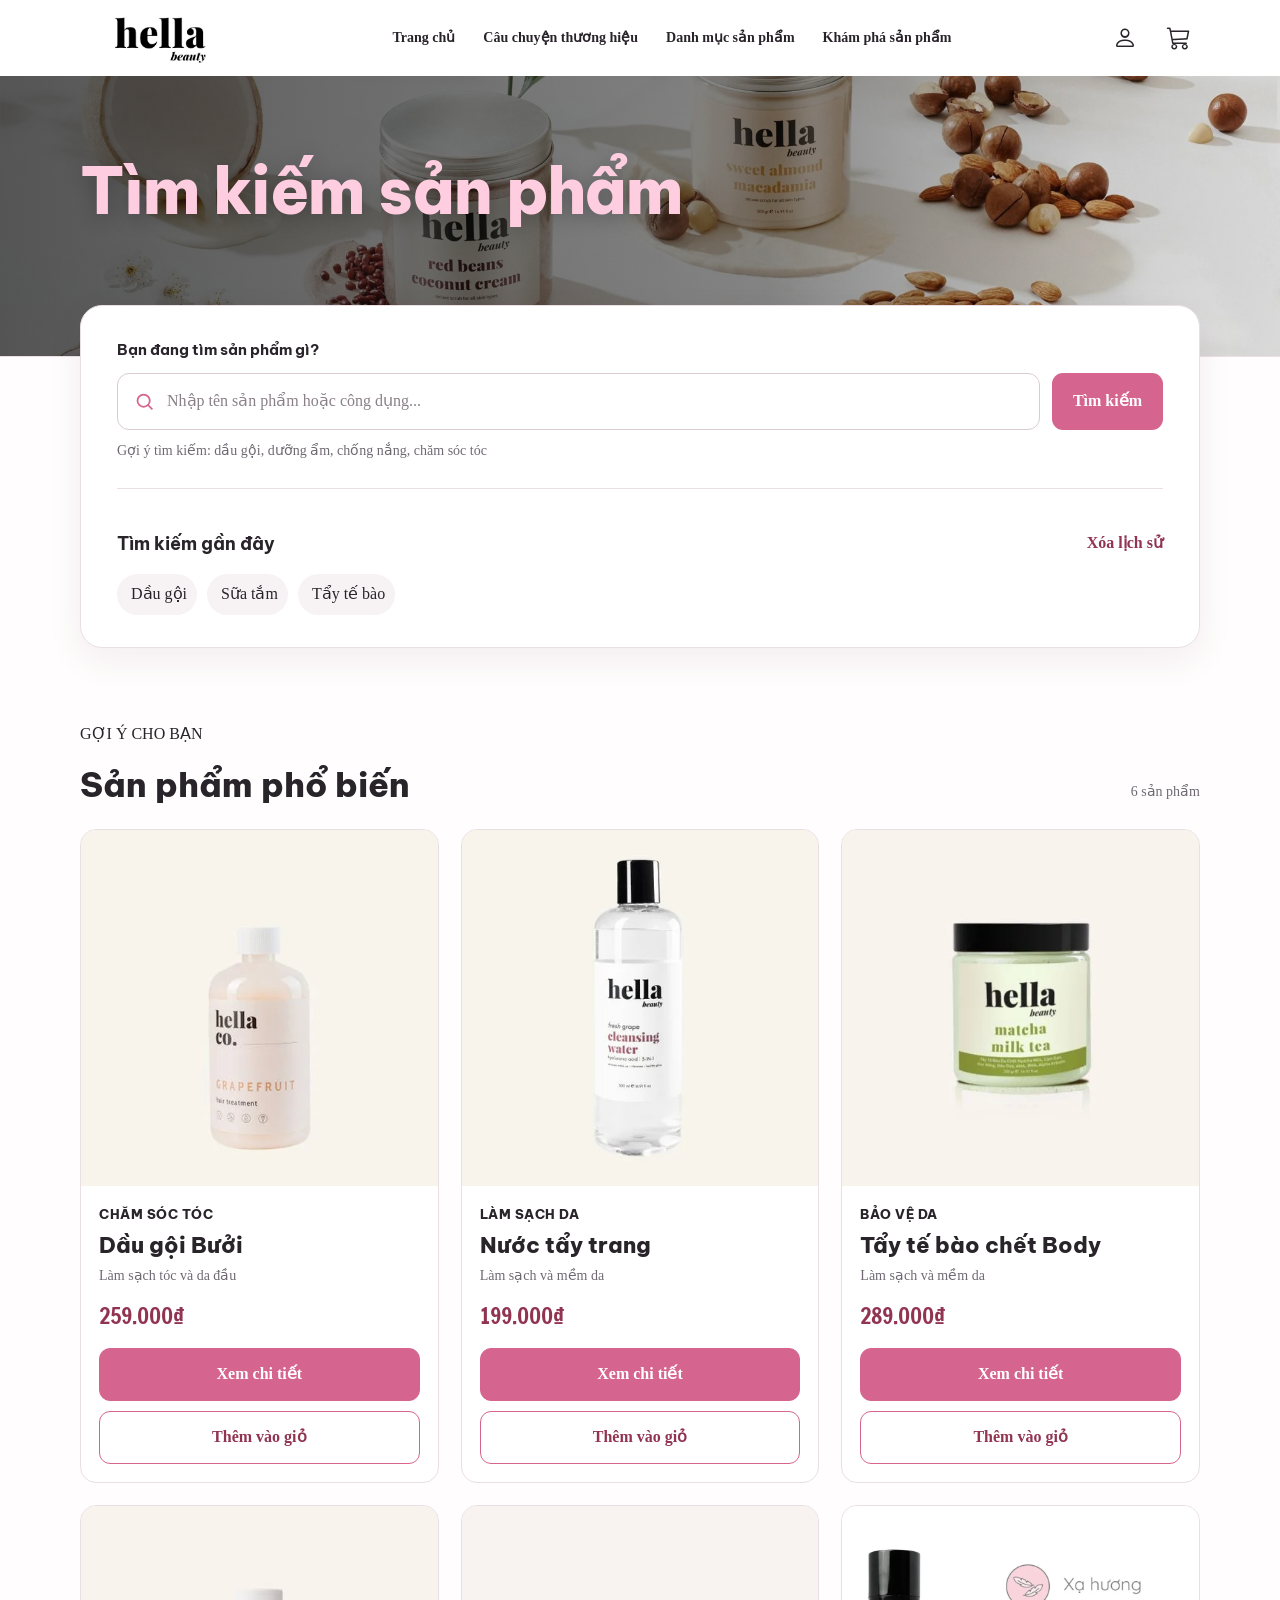
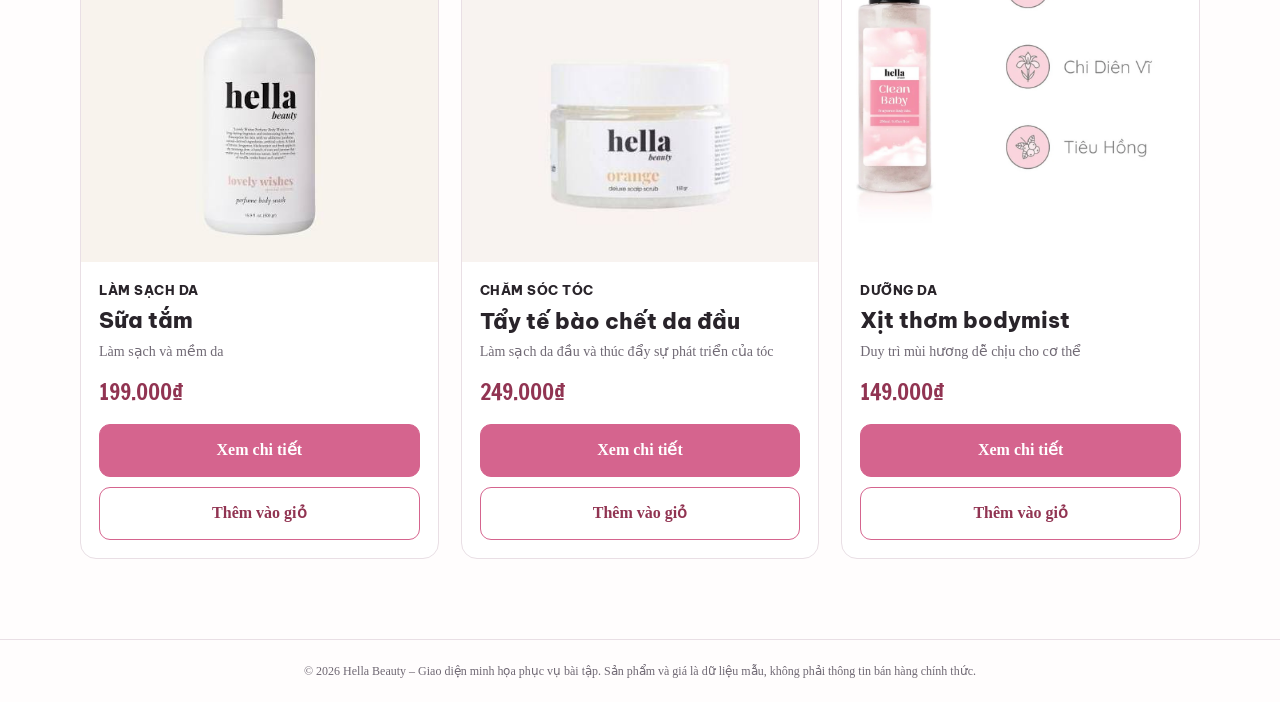
<file: index.html>
﻿<!DOCTYPE html>
<html lang="vi">

<head>
  <meta charset="UTF-8">
  <meta name="viewport" content="width=device-width, initial-scale=1.0">
  <meta name="description" content="Giao diện tìm kiếm và khám phá sản phẩm mỹ phẩm – bản demo HTML5, CSS3 và JavaScript thuần.">
  <title>Tìm kiếm sản phẩm | Hella Beauty Demo</title>
  <link rel="stylesheet" href="css/styles.css">
  <link rel="stylesheet" href="https://cdn.jsdelivr.net/npm/bootstrap-icons@1.13.2/font/bootstrap-icons.min.css">

  <link rel="preconnect" href="https://fonts.googleapis.com">
  <link rel="preconnect" href="https://fonts.gstatic.com" crossorigin>
  <link href="https://fonts.googleapis.com/css2?family=Be+Vietnam+Pro:ital,wght@0,100;0,200;0,300;0,400;0,500;0,600;0,700;0,800;0,900;1,100;1,200;1,300;1,400;1,500;1,600;1,700;1,800;1,900&family=Francois+One&family=Playfair:ital,opsz,wght@0,5..1200,300..900;1,5..1200,300..900&display=swap" rel="stylesheet">
</head>
<script async src="https://www.googletagmanager.com/gtag/js?id=G-YVR5LSJ7M1"></script>
<script>
  window.dataLayer = window.dataLayer || [];
  function gtag(){dataLayer.push(arguments);}
  gtag('js', new Date());

  gtag('config', 'G-YVR5LSJ7M1');
</script>

<body>
  <header class="site-header">
    <div class="container header-inner">
      <a class="brand" href="index.html" aria-label="Hella Beauty - Trang chủ">
        <img src="image/hella.png" alt="Logo Hella Beauty" class="brand-logo">
      </a>

      <!-- Các mục điều hướng ở giữa -->
      <nav class="main-nav" aria-label="Điều hướng chính">
        <a href="#trang-chu.html"> Trang chủ</a>
        <a href="#cau-chuyen.html">Câu chuyện thương hiệu</a>
        <a href="#danh-muc-san-pham.html">Danh mục sản phẩm</a>
        <a href="#san-pham">Khám phá sản phẩm</a>
      </nav>

      <!-- Biểu tượng tài khoản và giỏ hàng -->
      <div class="header-actions">
        <!-- Tài khoản -->
        <a href="tai-khoan.html" class="header-icon" aria-label="Tài khoản">
          <i class="bi bi-person" aria-hidden="true"></i>
        </a>
        <!-- Giỏ hàng -->
        <a href="gio-hang.html" class="header-icon" aria-label="Giỏ hàng">
          <i class="bi bi-cart3" aria-hidden="true"></i>
       </a>
      </div>
    </div>

    <!-- Tiêu đề trang -->
    <section class="hero" aria-labelledby="page-title">
      <!-- Hình ảnh banner -->
      <img src="image/banner2.webp" alt="Banner chính"class="hero-banner-image">

      <!-- Tiêu đề trên banner -->
      <div class="container hero-content">
        <h1 id="page-title">Tìm kiếm sản phẩm</h1>
      </div>
    </section>
  </header>

  <main>
    <section class="search-section container" id="tim-kiem" aria-labelledby="search-heading">
      <h2 id="search-heading" class="visually-hidden">Tìm kiếm sản phẩm</h2>
      <div class="search-panel">
        <form class="search-form" id="search-form" role="search">
          <label for="search-input" class="search-label">Bạn đang tìm sản phẩm gì?</label>
          <div class="search-row">
            <div class="input-wrap">
              <svg class="search-icon" width="21" height="21" viewBox="0 0 24 24" fill="none" stroke="currentColor" stroke-width="2" aria-hidden="true"><circle cx="11" cy="11" r="7"></circle><path d="m16 16 5 5"></path></svg>
              <input id="search-input" type="search" name="q" autocomplete="off" placeholder="Nhập tên sản phẩm hoặc công dụng..." aria-describedby="search-hint" aria-controls="history-section">
            </div>
            <a href="#san-pham" class="btn btn-primary search-submit">Tìm kiếm</a>
          </div>
          <p id="search-hint" class="hint">Gợi ý tìm kiếm: dầu gội, dưỡng ẩm, chống nắng, chăm sóc tóc</p>
        </form>

        <section class="history-section" id="history-section" aria-labelledby="history-heading">
          <div class="section-heading-inline">
            <h3 id="history-heading">Tìm kiếm gần đây</h3>
            <button type="button" class="text-button" id="clear-history">Xóa lịch sử</button>
          </div>

          <ul id="history-list" class="history-list" aria-label="Các tìm kiếm gần đây">
            <li class="history-item">
              <span class="history-query">Dầu gội</span>
            </li>

            <li class="history-item">
              <span class="history-query">Sữa tắm</span>
            </li>

           <li class="history-item">
             <span class="history-query">Tẩy tế bào</span>
           </li>
         </ul>
        </section>
      </div>
    </section>

    <section class="products-section container" id="san-pham" aria-labelledby="products-heading">
      <div class="products-heading-row">
        <div>
          <p class="eyebrow">GỢI Ý CHO BẠN</p>
          <h2 id="products-heading">Sản phẩm phổ biến</h2>
        </div>
        <p class="product-count" id="product-count">6 sản phẩm</p>
      </div>
      <p id="search-feedback" class="search-feedback" role="status" aria-live="polite"></p>
      <div class="product-grid" id="product-grid">

        <!-- Thẻ sản phẩm 1-->
        <article class="product-card" data-name="Dầu gội Bưởi" data-keywords="dau goi buoi cham soc toc lam sach toc">
          <div class="product-image">
            <img src="image/dau-goi.webp" alt="Ảnh chai dầu gội Bưởi">
          </div>
          <!-- Thông tin sản phẩm 1-->
          <div class="product-info">
            <p class="product-category">CHĂM SÓC TÓC</p>
            <h3>Dầu gội Bưởi</h3>
            <p class="product-description">Làm sạch tóc và da đầu</p>
            <p class="product-price">259.000₫</p>
            <button class="btn btn-detail" type="button" data-product="Dầu gội Bưởi">Xem chi tiết</button>
            <button class="btn btn-outline product-action" type="button" data-product="Dầu gội Bưởi">Thêm vào giỏ</button></div>
        </article>

        <!-- Thẻ sản phẩm 2-->
        <article class="product-card" data-name="Nước tẩy trang" data-keywords="nuoc tay trang lam sach da mat">
          <div class="product-image">
            <img src="image/tay-trang.webp" alt="Ảnh chai Nước tẩy trang">
          </div>
          <!-- Thông tin sản phẩm 2-->
          <div class="product-info">
            <p class="product-category">LÀM SẠCH DA</p>
            <h3>Nước tẩy trang</h3>
            <p class="product-description">Làm sạch và mềm da</p>
            <p class="product-price">199.000₫</p>
            <button class="btn btn-detail" type="button" data-product="Nước tẩy trang">Xem chi tiết</button>
            <button class="btn btn-outline product-action" type="button" data-product="Nước tẩy trang">Thêm vào giỏ</button></div>
        </article>

        <!-- Thẻ sản phẩm 3-->
        <article class="product-card" data-name="Tẩy tế bào chết Body" data-keywords="tay te bao chet body">
          <div class="product-image">
            <img src="image/tay-te-bao-body.webp" alt="Ảnh chai Tẩy tế bào chết Body">
          </div>
          <!-- Thông tin sản phẩm 3-->
          <div class="product-info">
            <p class="product-category">BẢO VỆ DA</p>
            <h3>Tẩy tế bào chết Body</h3>
            <p class="product-description">Làm sạch và mềm da</p>
            <p class="product-price">289.000₫</p>
            <button class="btn btn-detail" type="button" data-product="Tẩy tế bào chết Body">Xem chi tiết</button>
            <button class="btn btn-outline product-action" type="button" data-product="Tẩy tế bào chết Body">Thêm vào giỏ</button></div>
        </article>

        <!-- Thẻ sản phẩm 4-->
        <article class="product-card" data-name="Sữa tắm" data-keywords="sua tam lam sach da">
          <div class="product-image">
            <img src="image/sua-tam.jpg" alt="Ảnh chai sữa tắm">
          </div>
          <!-- Thông tin sản phẩm 4-->
          <div class="product-info"><p class="product-category">LÀM SẠCH DA</p><h3>Sữa tắm</h3><p class="product-description">Làm sạch và mềm da</p><p class="product-price">199.000₫</p>
            <button class="btn btn-detail" type="button" data-product="Sữa tắm">Xem chi tiết</button>
            <button class="btn btn-outline product-action" type="button" data-product="Sữa tắm">Thêm vào giỏ</button></div>
        </article>

        <!-- Thẻ sản phẩm 5-->
        <article class="product-card" data-name="Tẩy tế bào chết da đầu" data-keywords="tay te bao chet da dau">
          <div class="product-image">
            <img src="image/tay-te-bao-da-dau.jpg" alt="Ảnh hũ tẩy tế bào chết da đầu">
          </div>
          <!-- Thông tin sản phẩm 5-->
          <div class="product-info">
            <p class="product-category">CHĂM SÓC TÓC</p>
            <h3>Tẩy tế bào chết da đầu</h3>
            <p class="product-description">Làm sạch da đầu và thúc đẩy sự phát triển của tóc</p>
            <p class="product-price">249.000₫</p>
            <button class="btn btn-detail" type="button" data-product="Tẩy tế bào chết da đầu">Xem chi tiết</button>
            <button class="btn btn-outline product-action" type="button" data-product="Tẩy tế bào chết da đầu">Thêm vào giỏ</button></div>
        </article>

        <!-- Thẻ sản phẩm 6-->
        <article class="product-card" data-name="Xịt thơm bodymist" data-keywords="xit thom bodymist">
          <div class="product-image">
            <img src="image/bodymist.webp" alt="Ảnh chai xịt thơm bodymist">
          </div>
          <!-- Thông tin sản phẩm 6-->
          <div class="product-info">
            <p class="product-category">DƯỠNG DA</p>
            <h3>Xịt thơm bodymist</h3>
            <p class="product-description">Duy trì mùi hương dễ chịu cho cơ thể</p>
            <p class="product-price">149.000₫</p>
            <button class="btn btn-detail" type="button" data-product="Xịt thơm bodymist">Xem chi tiết</button>
            <button class="btn btn-outline product-action" type="button" data-product="Xịt thơm bodymist">Thêm vào giỏ</button>
          </div>
        </article>
      </div>
      <div id="empty-state" class="empty-state" hidden><h3>Chưa tìm thấy sản phẩm phù hợp</h3><p>Hãy thử từ khóa khác như “dưỡng ẩm”, “dầu gội” hoặc “chống nắng”.</p><button type="button" id="show-all" class="btn btn-primary">Xem tất cả sản phẩm</button></div>
    </section>
  </main>

  <footer class="site-footer"><div class="container"><p>© 2026 Hella Beauty – Giao diện minh họa phục vụ bài tập. Sản phẩm và giá là dữ liệu mẫu, không phải thông tin bán hàng chính thức.</p></div></footer>
  <div class="toast" id="toast" role="status" aria-live="polite" hidden></div>
</body>
</html>
</file>
<file: css/styles.css>
:root{
  --pink:#d5648e;
  --pink-dark:#913452;
  --pink-light:#fff3f7;
  --ink:#29242a;
  --muted:#706974;
  --line:#e9dfe5;
  --white:#fff;
  --radius:16px;
  --shadow:0 12px 36px rgba(80,34,53,.07);

  --font-main: "Playfair Display", Georgia, serif;
  --font-heading: "Be Vietnam Pro", sans-serif;
  --font-price: "Francois One", sans-serif;
}

* { box-sizing: border-box; }
html { scroll-behavior: smooth; }
#san-pham {scroll-margin-top: 90px;}

body {
  margin: 0;
  font-family: var(--font-main);
  font-weight: 400;
  font-size: 16px;
  color: var(--ink);
  background: #fffdfd;
  line-height: 1.55;
}

button, input { font: inherit; }
button { cursor: pointer; }

a { color: inherit; text-decoration: none; }

img { display: block; max-width: 100%; }


[hidden] { display: none !important; }
.container { width: min(1120px, calc(100% - 40px)); margin-inline: auto; }
.visually-hidden {
  position: absolute;
  width: 1px;
  height: 1px;
  padding: 0;
  margin: -1px;
  overflow: hidden;
  clip: rect(0, 0, 0, 0);
  white-space: nowrap;
  border: 0;
}

h1, h2, h3, h4, h5, h6 {
  font-family: var(--font-heading);
  font-weight: 700;
}
h1 { font-size: clamp(2.25rem, 5vw, 4rem); line-height: 1.15; }
h2 { font-size: clamp(1.625rem, 3vw, 2.125rem); line-height: 1.3; }
h3 { font-size: 1.125rem; line-height: 1.4; }


/* Thanh điều hướng */
.site-header{
  background:white;
  border-bottom:1px solid var(--line)
}

.header-inner{
  min-height:76px;
  display:flex;
  justify-content:space-between;
  align-items:center;
  gap:20px;
}
.brand { display: inline-flex; align-items: center; flex: 0 0 auto; }
.brand-logo { width: 160px; height: auto; max-height: 60px; object-fit: contain; }

/* Danh sách điều hướng */
.main-nav{
  display:flex;
  gap:12px 28px;
  align-items: center;
  justify-content: center;
  min-width: 0;
}
.main-nav a {
  font-size: 14px;
  font-weight: 650;
  white-space: nowrap;
  text-decoration: none;
  color: var(--ink);
  transition: color 0.2s ease;
}
.main-nav a:hover{ color:var(--pink); }

/* Icon tài khoản và giỏ hàng */
.header-actions {
  display: flex;
  align-items: center;
  justify-self: end;
  gap: 12px;
}
.header-icon {
  display: flex;
  align-items: center;
  justify-content: center;
  width: 42px;
  height: 42px;
  color: var(--ink);
  border-radius: 50%;
  transition: background 0.2s, color 0.2s;
}
.header-icon i {
  font-size: 24px;
  line-height: 1;
}
.header-icon:hover {
  color: var(--pink-dark);
  background: var(--pink-light);
}

/* Tiêu đề trang */
.hero {
  position: relative;
  z-index: 0;
  min-height: 280px;
  padding: 58px 0 90px;
  overflow: hidden;
  display: flex;
  align-items: center;
}

/* Hình ảnh nền Hero Banner */
.hero-banner-image {
  position: absolute;
  inset: 0;
  width: 100%;
  height: 100%;
  object-fit: cover;
  object-position: center;
  z-index: 0;
}

/* Lớp phủ nhẹ giúp chữ dễ đọc */
.hero::before {
  content: "";
  position: absolute;
  inset: 0;
  z-index: 1;
  background:
    linear-gradient(
      90deg,
      rgba(20, 20, 20, 0.72) 0%,
      rgba(7, 7, 7, 0.48) 60%,
      rgba(10, 10, 10, 0.18) 85%,
      rgba(20, 20, 20, 0.10) 100%
    );
}


/* Nội dung trên Banner */
.hero-content,
.hero > .container {
  position: relative;
  z-index: 2;
}

/* Tiêu đề */
.hero h1 {
  font-family: var(--font-heading);
  font-size: clamp(36px, 5vw, 64px);
  font-weight: 800;
  line-height: 1.2;
  color: #ffcde0;
  letter-spacing: -1px;
  margin: 0 0 18px;
  text-shadow: 0 4px 20px rgba(0, 0, 0, 0.28);
}

/* KHU VỰC TÌM KIẾM SẢN PHẨM */
.search-section{margin-top:-52px;position:relative;z-index: 10;}
.search-panel{padding:32px 36px;background:white;border:1px solid var(--line);border-radius:22px;box-shadow:var(--shadow)}
.search-label {
  display:block;
  font-family: var(--font-heading);
  font-size: 15px;
  font-weight: 700;
  margin-bottom:12px
}
.search-row{display:flex;gap:12px}

/* Nút Tìm kiếm điều hướng đến sản phẩm */
.search-submit {
  display: inline-flex;
  align-items: center;
  justify-content: center;
  text-decoration: none;
  white-space: nowrap;
}

/* Ô nhập từ khóa */
.input-wrap{display:flex;align-items:center;gap:12px;border:1.5px solid #d9ccd3;border-radius:12px;padding:0 16px;min-width:0;flex:1;background:#fff}
.input-wrap:focus-within{border-color:var(--pink);box-shadow:0 0 0 3px rgba(191,78,119,.15)}
.search-icon{flex:none;color:var(--pink)}
input[type="search"]{width:100%;min-width:0;border:0;outline:0;padding:15px 0;background:transparent;color:var(--ink);font-size:16px}
input::placeholder{color:#8a8088}

/* Gợi ý từ khóa bên dưới ô tìm kiếm */
.hint {
  font-size: 14px;
  color: var(--muted);
  margin: 10px 0 0;
}

/* Các nút bấm */
.btn{border-radius:11px;padding:13px 20px;font-weight:750;border:1px solid transparent;transition:background .15s,color .15s,transform .15s}
.btn:hover{transform:translateY(-1px)}
.btn-primary{background:var(--pink);color:white}
.btn-primary:hover{background:var(--pink-dark)}
.btn-outline{border-color:var(--pink);color:var(--pink-dark);background:white;width:100%}
.btn-outline:hover{background:var(--pink-light)}

/* Nút xem chi tiết sản phẩm */
.btn-detail {
  width: 100%;
  margin-bottom: 10px;
  background-color: var(--pink);
  color: white;
  border: 1px solid var(--pink);
  border-radius: 11px;
  padding: 13px 20px;
  font-weight: 750;
  cursor: pointer;
  transition: background-color 0.2s ease;
}
.btn-detail:hover {
  background-color: var(--pink-dark);
}

.suggestions{margin-top:26px}
.history-section h3,
.suggestions h3,
.empty-state h3 {
  font-family: var(--font-heading);
  font-size: 18px;
  font-weight: 700;
}
.chip-list,
.history-list{display:flex;gap:10px;flex-wrap:wrap}
.chip{border-radius:100px;border:1px solid #e6c8d3;background:var(--pink-light);padding:9px 16px;color:var(--pink-dark);font-weight:650;font-size:14px}
.chip:hover{background:#f8dce7}

/* Lịch sử tìm kiếm */
.history-section{border-top:1px solid var(--line);margin-top:26px;padding-top:24px}
.section-heading-inline{display:flex;align-items:center;justify-content:space-between;gap:15px}
.text-button{border:0;background:transparent;color:var(--pink-dark);font-weight: 650;padding:4px 0}
.text-button:hover{text-decoration:underline}
.history-list{list-style:none;margin:0;padding:0}
.history-item{display:flex;align-items:center;gap:2px;background:#f7f3f5;border-radius:100px}
.history-query,
.history-remove {
  border: 0;
  background: transparent;
  padding: 8px 10px;
  color: var(--ink);
}
.history-query {
  padding-left: 14px;
}
.history-remove {
  color: var(--pink-dark);
  font-size: 14px;
  line-height: 1;
  border-radius: 100%;
}
.history-query:hover {
  text-decoration: underline;
}

/* KHU VỰC DANH SÁCH SẢN PHẨM */
.products-section {
  padding-top: 58px;
  padding-bottom: 80px;
}

.products-heading-row {
  display: flex;
  justify-content: space-between;
  align-items: end;
  gap: 20px;
  margin-bottom: 22px;
}

.products-heading-row h2 {
  font-family: var(--font-heading);
  font-size: clamp(26px, 3vw, 34px);
  font-weight: 800;
  line-height: 1.3;
  margin: 0;
}


.product-count {
  font-size: 14px;
  color: var(--muted);
  margin: 0 0 4px;
}

.search-feedback {
  color: var(--muted);
  margin: -5px 0 15px;
  font-size: 14px;
}

.search-feedback:empty {
  display: none;
}

/* Lưới sản phẩm */

.product-grid {
  display: grid;
  grid-template-columns: repeat(3, minmax(0, 1fr));
  gap: 22px;
}

/* Thẻ sản phẩm */
.product-card {
  border: 1px solid var(--line);
  background: white;
  border-radius: var(--radius);
  overflow: hidden;
  display: flex;
  flex-direction: column;
  min-width: 0;
  transition: box-shadow 0.2s, transform 0.2s;
}

.product-card:hover {
  box-shadow: var(--shadow);
  transform: translateY(-3px);
}

/* Hình ảnh sản phẩm */
.product-image {
  aspect-ratio: 1 / 1;
  background: #fcf3f6;
}

.product-image img {
  width: 100%;
  height: 100%;
  object-fit: cover;
}

/* Nội dung sản phẩm */
.product-info {
  padding: 18px;
  display: flex;
  flex-direction: column;
  flex: 1;
}

.product-category {
  font-family: var(--font-heading);
  font-size: 13px;
  font-weight: 800;
  margin: 0 0 5px;
  letter-spacing: 0.5px;
}

.product-card h3 {
  font-family: var(--font-heading);
  font-size: 22px;
  font-weight: 800;
  line-height: 1.4;
  margin: 0 0 5px;
}

.product-description {
  color: var(--muted);
  font-size: 14px;
  margin: 0 0 12px;
}

.product-price {
  font-family: var(--font-price);
  color: var(--pink-dark);
  font-weight: 400;
  font-size: 22px;
  margin: auto 0 15px;
}


.product-details{width:100%;margin-bottom:8px}
.product-modal{position:fixed;inset:0;z-index:30;display:grid;place-items:center;padding:20px;background:#21151dbb}
.product-modal-panel{position:relative;width:min(100%,440px);padding:30px;background:white;border-radius:18px;box-shadow:var(--shadow)}
.product-modal-panel h2{font-family:"Playfair Display",Georgia,serif;font-weight:700;margin:0 0 10px}
.product-modal-panel>p:not(.product-category):not(.product-price){color:var(--muted)}
.product-modal-panel .product-price{margin:18px 0 0}
.product-modal-close{position:absolute;top:12px;right:14px;border:0;background:transparent;font-size:28px;color:var(--muted)}

.site-footer {
  border-top: 1px solid var(--line);
  padding: 22px 0;
  color: var(--muted);
  text-align: center;
  font-size: 12px;
}

.site-footer p {
  margin: 0;
}

.toast {
  position: fixed;
  right: 20px;
  bottom: 20px;
  background: #333;
  color: white;
  border-radius: 12px;
  padding: 14px 20px;
  box-shadow: 0 8px 25px #0002;
  z-index: 20;
  font-size: 14px;
}

:focus-visible {
  outline: 3px solid #a63760;
  outline-offset: 3px;
}

/* =========================================================
   RESPONSIVE - DANH SÁCH SẢN PHẨM
   Desktop > 900px: 3 cột | Tablet & Mobile <= 900px: 2 cột
   ========================================================= */

/* Máy tính bảng: từ 900px trở xuống */
@media (max-width: 900px) {
  .product-grid {
    grid-template-columns: repeat(2, minmax(0, 1fr));
    gap: 16px;
  }

  .product-info { padding: 12px; }
  .product-category { font-size: 11px; }
  .product-card h3 { font-size: 16px; line-height: 1.35; }
  .product-description { font-size: 12px; }
  .product-price { font-size: 18px; }
  .product-card .btn { padding: 10px 6px; font-size: 12px; }
  .product-details { font-size: 12px; padding: 10px 6px; margin-bottom: 8px; }
}

/* Điện thoại: từ 520px trở xuống */
@media (max-width: 520px) {
  .product-grid {
    gap: 12px;
  }
}
</file>
